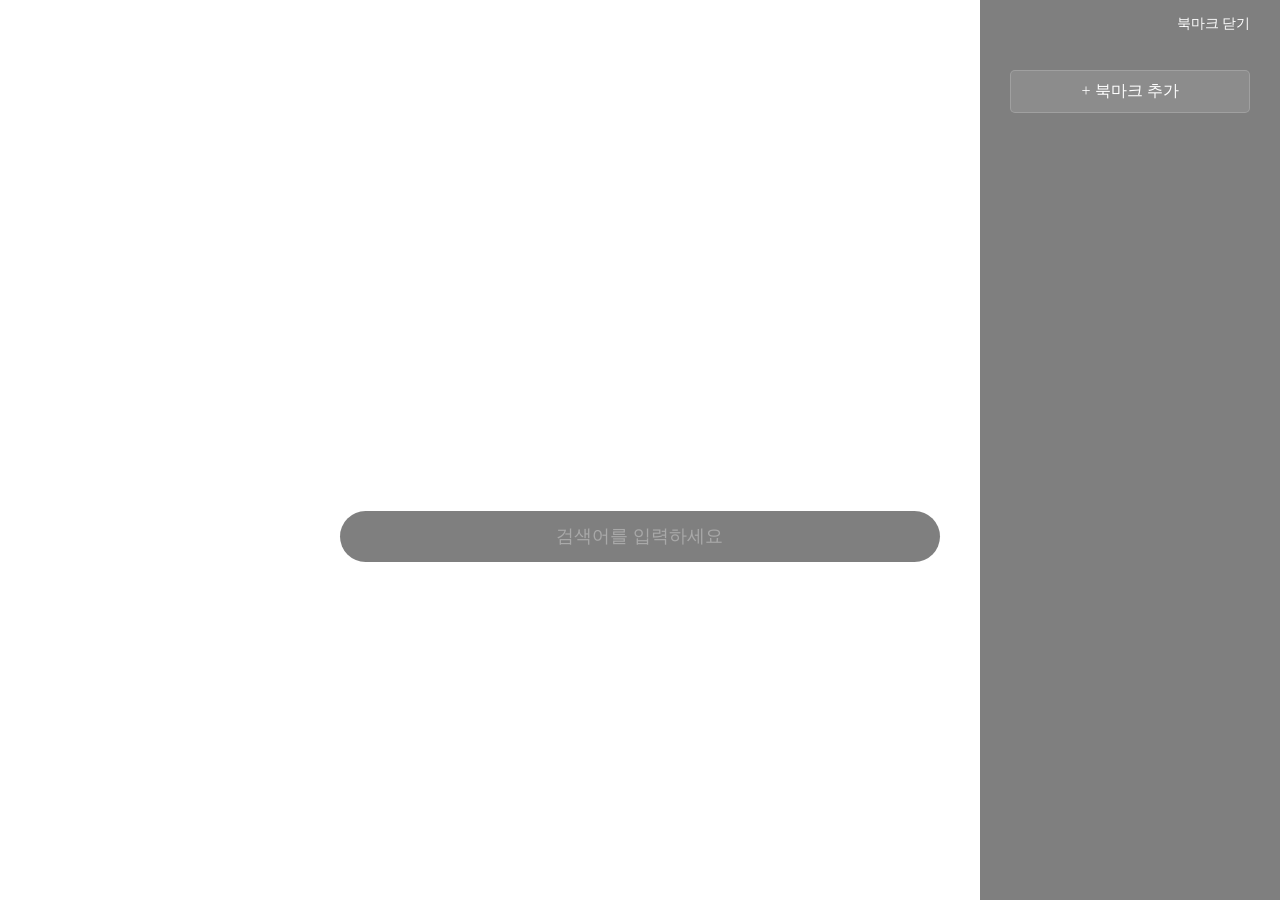
<file: chrome_newtab/index.html>
<!doctype html>
<html lang="ko">
  <head>
    <meta charset="UTF-8" />
    <meta name="viewport" content="width=device-width, initial-scale=1.0" />
    <title>newtab</title>
    <!-- 300 -->
    <link rel="preconnect" href="https://fonts.googleapis.com" />
    <link rel="preconnect" href="https://fonts.gstatic.com" crossorigin />
    <link
      href="https://fonts.googleapis.com/css2?family=Noto+Sans+KR:wght@300&display=swap"
      rel="stylesheet"
    />
    <!-- 400 -->
    <link rel="preconnect" href="https://fonts.googleapis.com" />
    <link rel="preconnect" href="https://fonts.gstatic.com" crossorigin />
    <link
      href="https://fonts.googleapis.com/css2?family=Noto+Sans+KR&display=swap"
      rel="stylesheet"
    />
    <link rel="stylesheet" href="./css/main.css" />
  </head>
  <body>
    <div class="main-container">
      <div class="main-wrapper">
        <div class="today-info">
          <div class="date" id="date"></div>
          <!-- 날짜&요일 -->
          <div class="time" id="time"></div>
          <!-- 현재 시간 -->
        </div>
        <div class="search">
          <input
            id="search-input"
            placeholder="검색어를 입력하세요"
            autocomplete="off"
          />
        </div>
      </div>
      <div class="quote" id="quote"></div>
      <!-- 명언 -->
    </div>
    <div class="bookmark-open" id="bookmark-open">
      <div id="bookmark-open-btn">북마크 닫기</div>
    </div>

    <div class="bookmark-close" id="bookmark-close">
      <div id="bookmark-close-btn">북마크 열기</div>
    </div>

    <div class="bookmark-bar" id="bookmark-bar">
      <!-- 여기 안에 북마크 목록, 추가 버튼, 입력 폼이 다 들어가야 함 -->
      <div class="bookmark-item-add-btn" id="bookmark-item-add-btn">
        + 북마크 추가
      </div>

      <div class="bookmark-item-input-form" id="bookmark-item-input-form">
        <div class="bookmark-input">
          <div class="new-bookmark-name">
            <div class="label">이름</div>
            <input id="new-bookmark-name-input" />
          </div>
          <div class="new-bookmark-url">
            <div class="label">주소</div>
            <input id="new-bookmark-url-input" />
          </div>
        </div>
        <div class="bookmark-item-input-btn">
          <div class="cancel-btn" id="cancel-btn">취소</div>
          <div class="add-btn" id="add-btn">추가</div>
        </div>
      </div>
      <div class="bookmark-list" id="bookmark-list"></div>
    </div>
    <script src="./js/clock.js"></script>
    <script src="./js/search.js"></script>
    <script src="./js/quote.js"></script>
    <script src="./js/bookmark-toggle.js"></script>
    <script src="./js/bookmark.js"></script>
  </body>
</html>
</file>
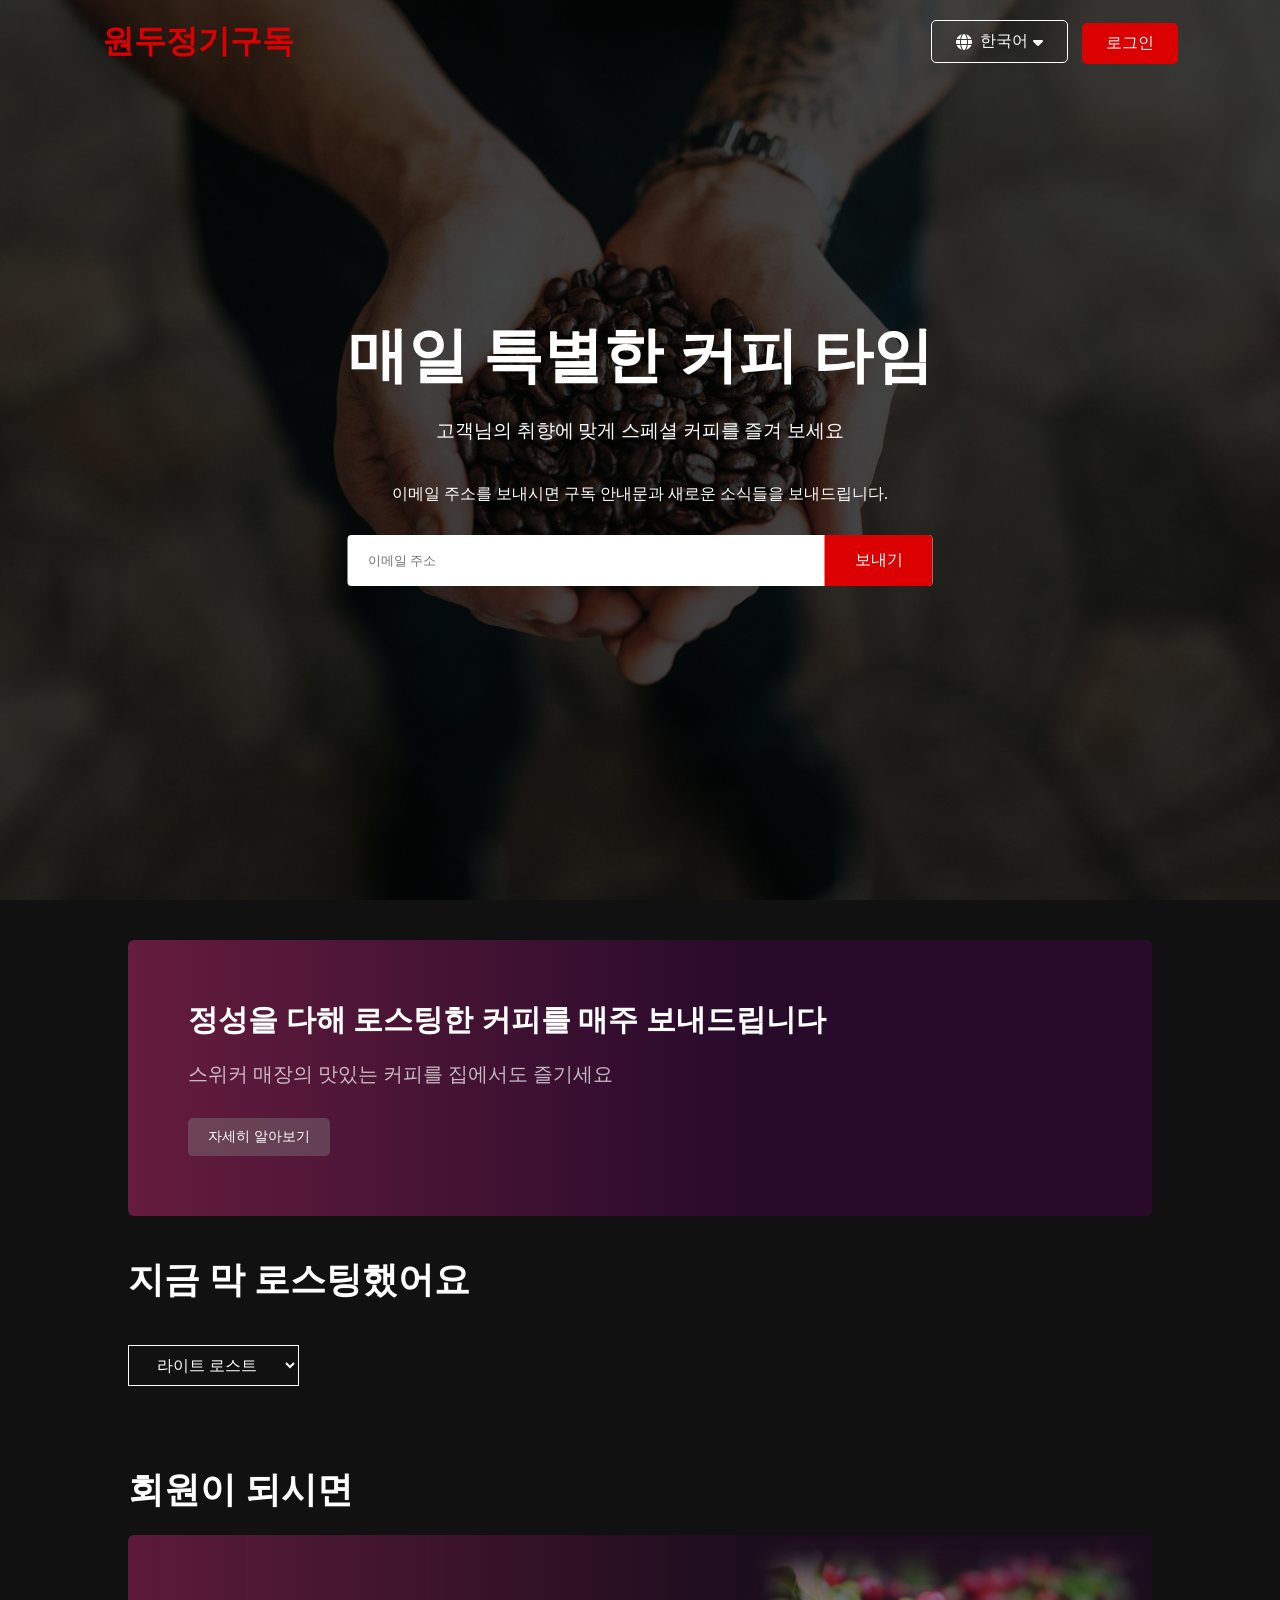
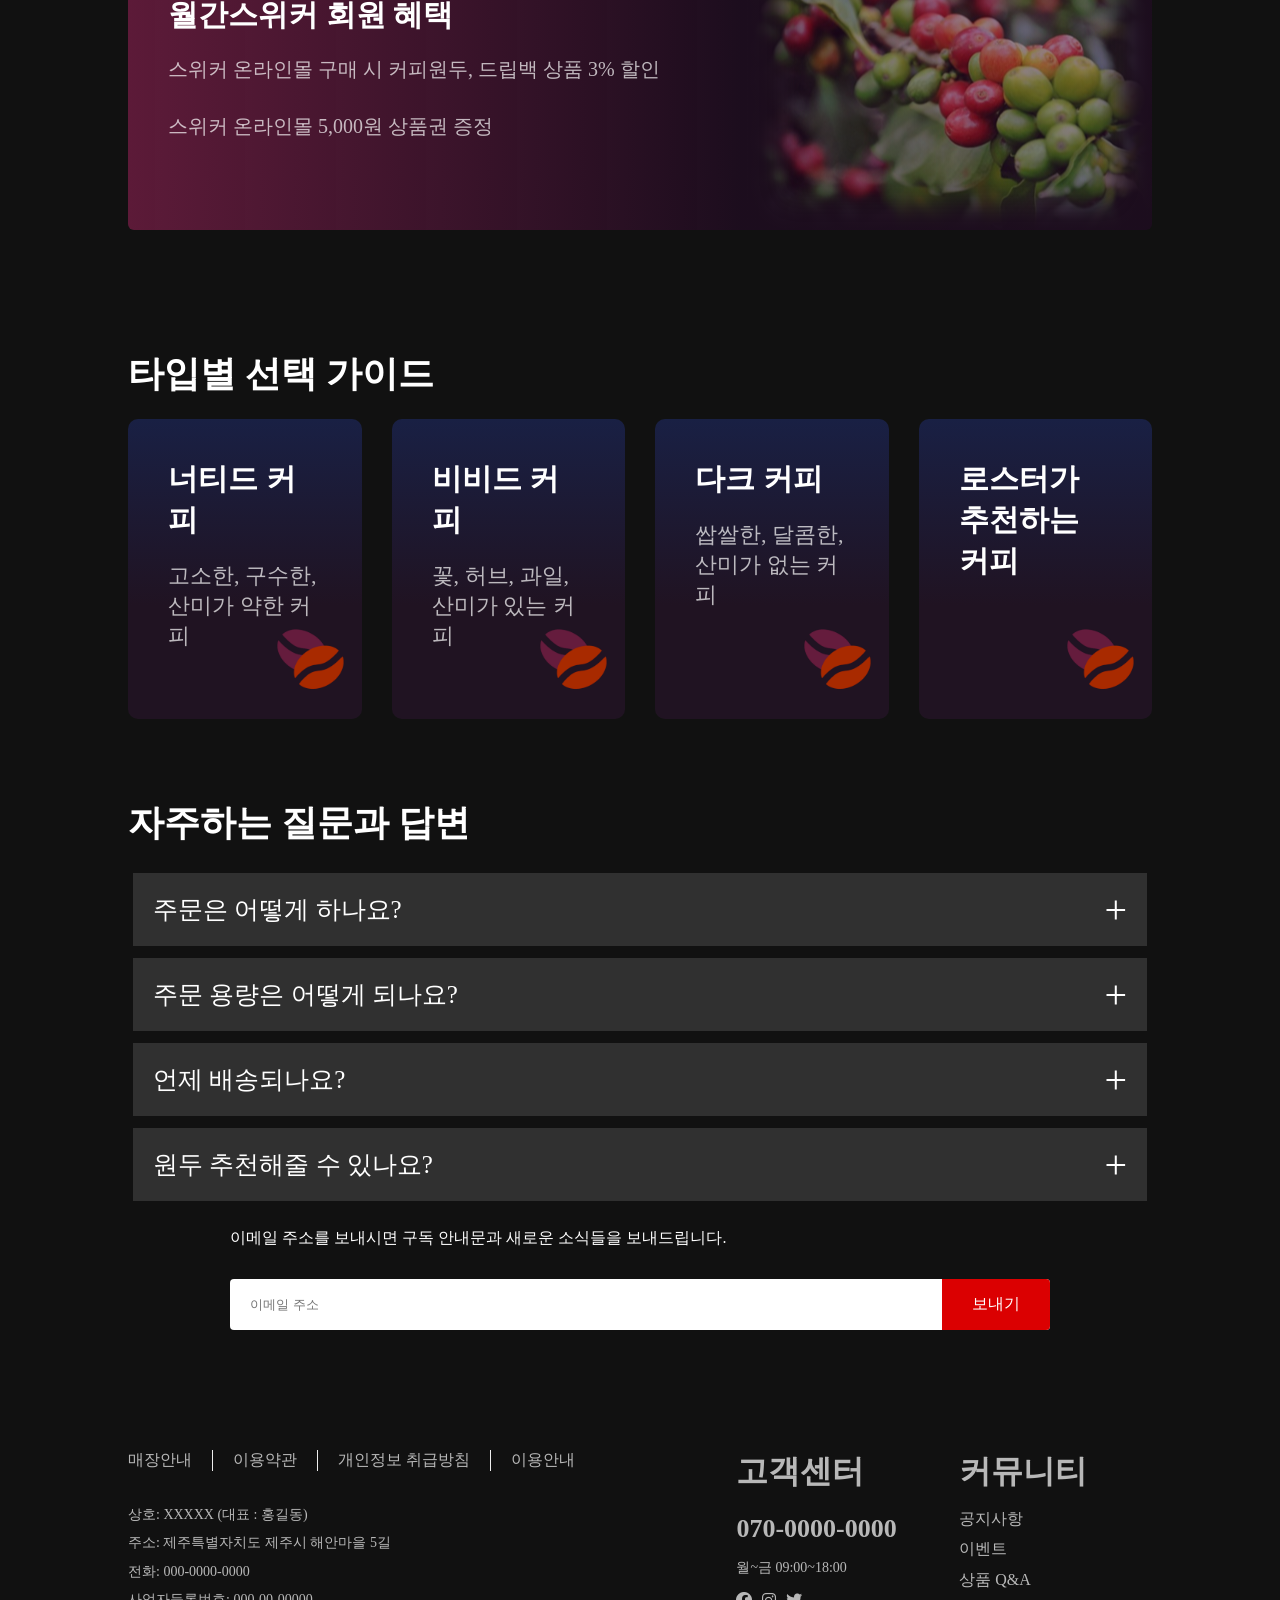
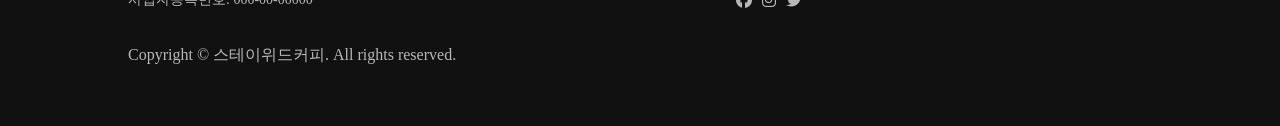
<file: netflix-clone-coffee-subscription/index.html>
<!doctype html>
<html lang="ko">
  <head>
    <meta charset="UTF-8" />
    <meta name="viewport" content="width=device-width, initial-scale=1.0" />
    <title>원두정기구독</title>
    <link
      rel="stylesheet"
      href="https://cdnjs.cloudflare.com/ajax/libs/font-awesome/6.5.1/css/all.min.css"
      integrity="sha512-DTOQO9RWCH3ppGqcWaEA1BIZOC6xxalwEsw9c2QQeAIftl+Vegovlnee1c9QX4TctnWMn13TZye+giMm8e2LwA=="
      crossorigin="anonymous"
      referrerpolicy="no-referrer"
    />
    <link rel="stylesheet" href="style.css" />
  </head>
  <body>
    <!-- 헤더 -->
    <header>
      <nav>
        <h1 class="logo">원두정기구독</h1>
        <div>
          <button class="lang">
            <i class="fa-solid fa-globe"></i>한국어
            <i class="fa-solid fa-caret-down"></i>
          </button>
          <button>로그인</button>
        </div>
      </nav>
      <div class="header-content">
        <h2>매일 특별한 커피 타임</h2>
        <h3>고객님의 취향에 맞게 스페셜 커피를 즐겨 보세요</h3>
        <p>
          이메일 주소를 보내시면 구독 안내문과 새로운 소식들을 보내드립니다.
        </p>
        <form class="add-email">
          <input type="email" placeholder="이메일 주소" required />
          <!-- required는 필수 입력 필드임을 나타냅니다. 사용자가 이메일 주소를 입력하지 않고 제출하려고 하면 브라우저가 경고 메시지를 표시하고 제출을 막습니다.-->
          <button type="submit">보내기</button>
        </form>
      </div>
    </header>

    <!-- 배너 -->
    <section id="banner">
      <div class="banner-content">
        <h3>정성을 다해 로스팅한 커피를 매주 보내드립니다</h3>
        <p>스위커 매장의 맛있는 커피를 집에서도 즐기세요</p>
        <button>자세히 알아보기</button>
      </div>
      <h2>지금 막 로스팅했어요</h2>
      <select class="select-menu">
        <option value="light">라이트 로스트</option>
        <option value="medium">미디엄 로스트</option>
        <option value="dark">다크 로스트</option>
      </select>
    </section>

    <!-- 멤버십 -->
    <section id="membership">
      <h2>회원이 되시면</h2>
      <div class="membership-content">
        <h3>월간스위커 회원 혜택</h3>
        <p>스위커 온라인몰 구매 시 커피원두, 드립백 상품 3% 할인</p>
        <p>스위커 온라인몰 5,000원 상품권 증정</p>
      </div>
    </section>

    <section id="choice">
      <h2>타입별 선택 가이드</h2>
      <div class="choice-content">
        <div class="card">
          <h3>너티드 커피</h3>
          <p>고소한, 구수한, 산미가 약한 커피</p>
          <div class="bean-img">
            <img src="images/beans.png" alt="" />
          </div>
        </div>
        <div class="card">
          <h3>비비드 커피</h3>
          <p>꽃, 허브, 과일, 산미가 있는 커피</p>
          <div class="bean-img">
            <img src="images/beans.png" alt="" />
          </div>
        </div>
        <div class="card">
          <h3>다크 커피</h3>
          <p>쌉쌀한, 달콤한, 산미가 없는 커피</p>
          <div class="bean-img">
            <img src="images/beans.png" alt="" />
          </div>
        </div>
        <div class="card">
          <h3>로스터가 추천하는 커피</h3>
          <div class="bean-img">
            <img src="images/beans.png" alt="" />
          </div>
        </div>
      </div>
    </section>

    <!-- FAQ -->
    <section id="faq">
      <h2>자주하는 질문과 답변</h2>
      <ul class="accordion">
        <li>
          <input type="radio" name="accordion" id="first" />
          <label for="first">주문은 어떻게 하나요?</label>
          <div class="content">
            <p>
              스위커 온라인몰에서 주문하셔도 되고, 000-0000-0000으로 전화해서
              궁금한 것들을 확인한 후 주문하셔도 됩니다.
            </p>
          </div>
        </li>
        <li>
          <input type="radio" name="accordion" id="second" />
          <label for="second">주문 용량은 어떻게 되나요?</label>
          <div class="content">
            <p>
              고객님의 취향에 맞는 커피를 매주 또는 격주로 배송합니다. 주문
              용량은 원두별로 100g씩, 200g씩 필요한 양을 주문하시면 됩니다.
            </p>
            <p>
              같은 종류의 커피로 200g을 주문할 수도 있고, 다른 종류의 커피로
              100g씩 2개를 주문하셔도 됩니다.
            </p>
            <p>
              홈카페를 위한 100g, 200g 포장과 오피스 카페를 위한 500g, 1kg
              포장이 있습니다.
            </p>
          </div>
        </li>
        <li>
          <input type="radio" name="accordion" id="third" />
          <label for="third">언제 배송되나요?</label>
          <div class="content">
            <p>
              매주 목요일에 배송 출발합니다. 제주도내는 금요일에 받을 수 있고
              도외는 토요일에 받으실 수 있습니다.
            </p>
            <p>
              단, 목요일이 공휴일이거나 택배 물량이 몰리는 시즌일 경우 하루이틀
              조정될 수 있습니다.
            </p>
          </div>
        </li>
        <li>
          <input type="radio" name="accordion" id="fourth" />
          <label for="fourth">원두 추천해줄 수 있나요?</label>
          <div class="content">
            <p>
              '로스터가 추천하는 커피'를 선택하시면 고객님과 상담 후 고객님께
              맞는 제품으로 매주 혹은 격주로 배송해드립니다.
            </p>
            <p>
              그 외에 특별히 원하는 원두가 있을 경우 000-0000-0000으로
              전화주시면 도와드리겠습니다.
            </p>
          </div>
        </li>
      </ul>
      <div class="newsletter">
        <p>
          이메일 주소를 보내시면 구독 안내문과 새로운 소식들을 보내드립니다.
        </p>
        <form class="add-email">
          <input type="email" placeholder="이메일 주소" required />
          <!-- required는 필수 입력 필드임을 나타냅니다. 사용자가 이메일 주소를 입력하지 않고 제출하려고 하면 브라우저가 경고 메시지를 표시하고 제출을 막습니다.-->
          <button type="submit">보내기</button>
        </form>
      </div>
    </section>
    <footer>
      <div class="footer-content">
        <div class="col left">
          <ul class="footer-nav">
            <li><a href="#">매장안내</a></li>
            <li><a href="#">이용약관</a></li>
            <li><a href="#">개인정보 취급방침</a></li>
            <li><a href="#">이용안내</a></li>
          </ul>
          <div class="footer-info">
            <p>상호: XXXXX (대표 : 홍길동)</p>
            <p>주소: 제주특별자치도 제주시 해안마을 5길</p>
            <p>전화: 000-0000-0000</p>
            <p>사업자등록번호: 000-00-00000</p>
          </div>
        </div>
        <div class="col center">
          <h2>고객센터</h2>
          <h3>070-0000-0000</h3>
          <p>월~금 09:00~18:00</p>
          <ul class="socials">
            <li>
              <a href="#"><i class="fa-brands fa-facebook"></i></a>
            </li>
            <li>
              <a href="#"><i class="fa-brands fa-instagram"></i></a>
            </li>
            <li>
              <a href="#"><i class="fa-brands fa-twitter"></i></a>
            </li>
          </ul>
        </div>
        <div class="col right">
          <h2>커뮤니티</h2>
          <p><a href="#">공지사항</a></p>
          <p><a href="#">이벤트</a></p>
          <p><a href="#">상품 Q&A</a></p>
        </div>
      </div>
      <div class="copyright">
        <p>Copyright &copy; 스테이위드커피. All rights reserved.</p>
      </div>
    </footer>
  </body>
</html>
</file>
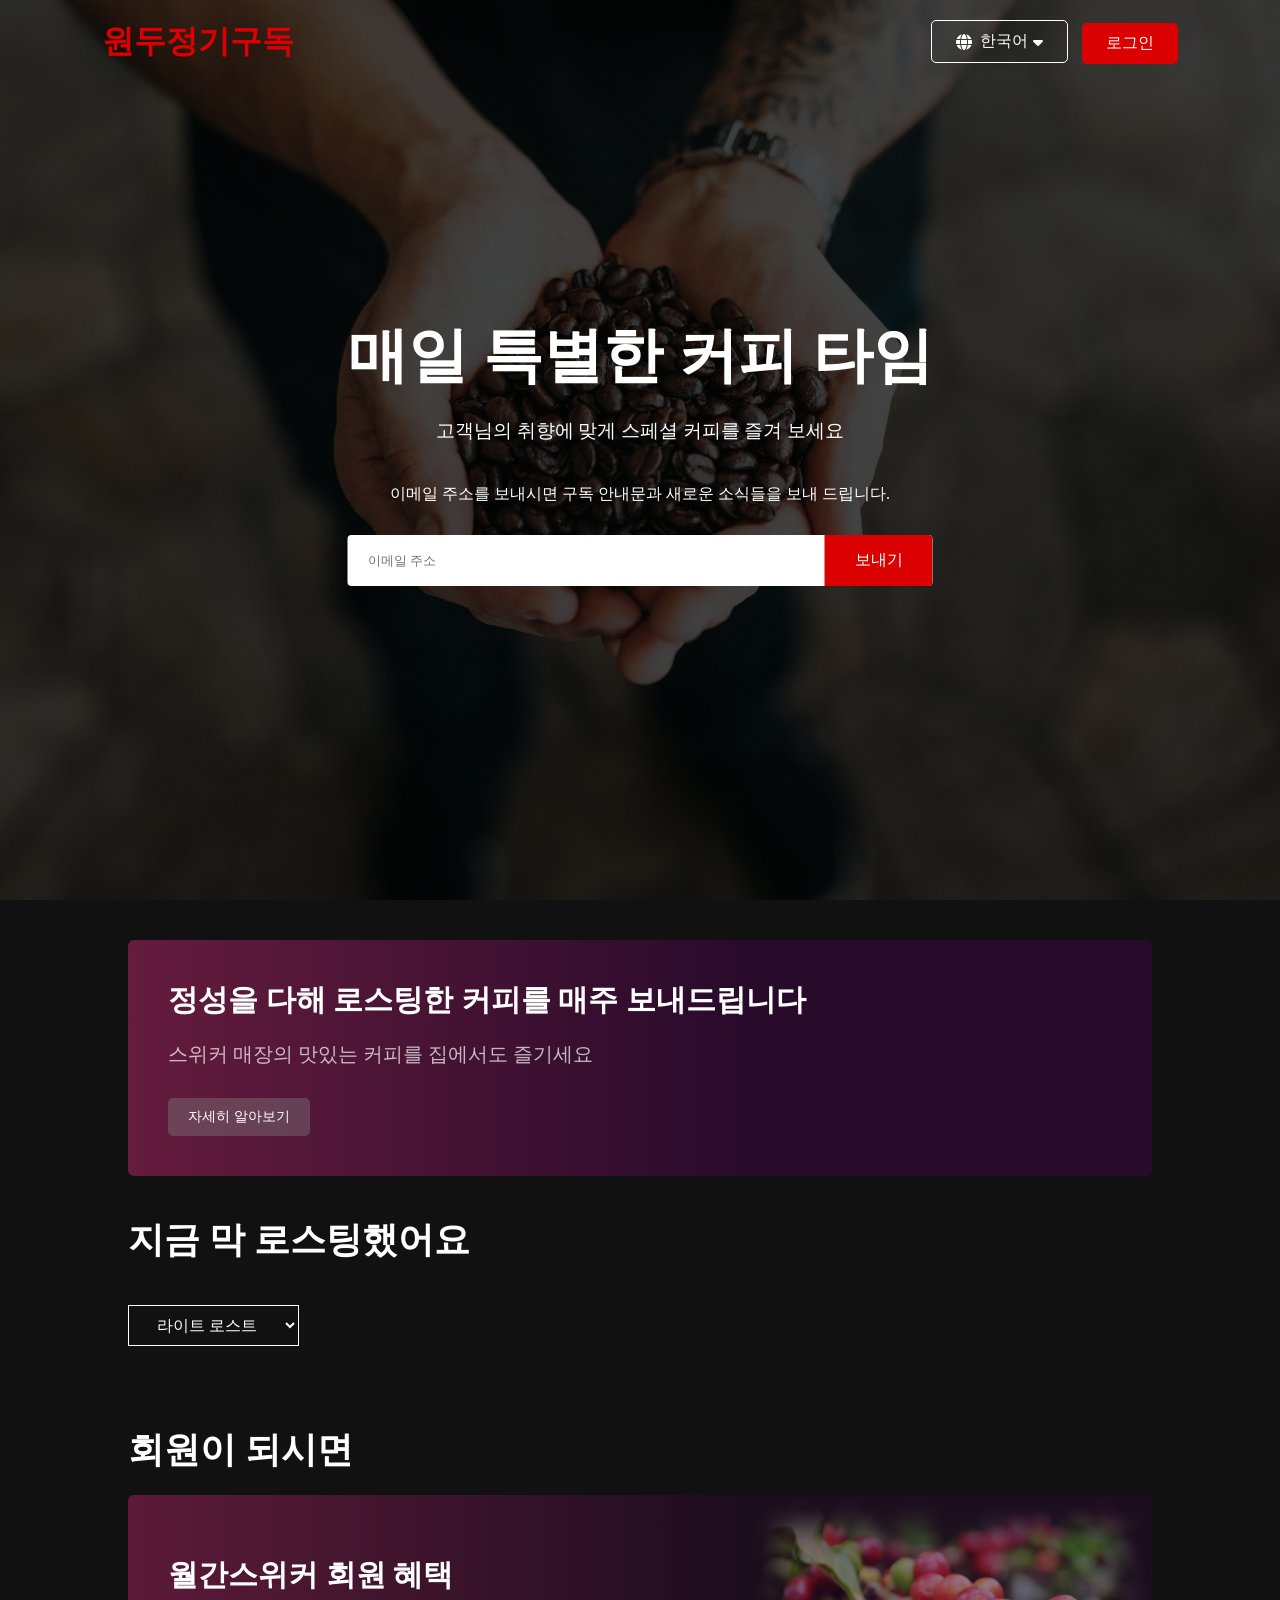
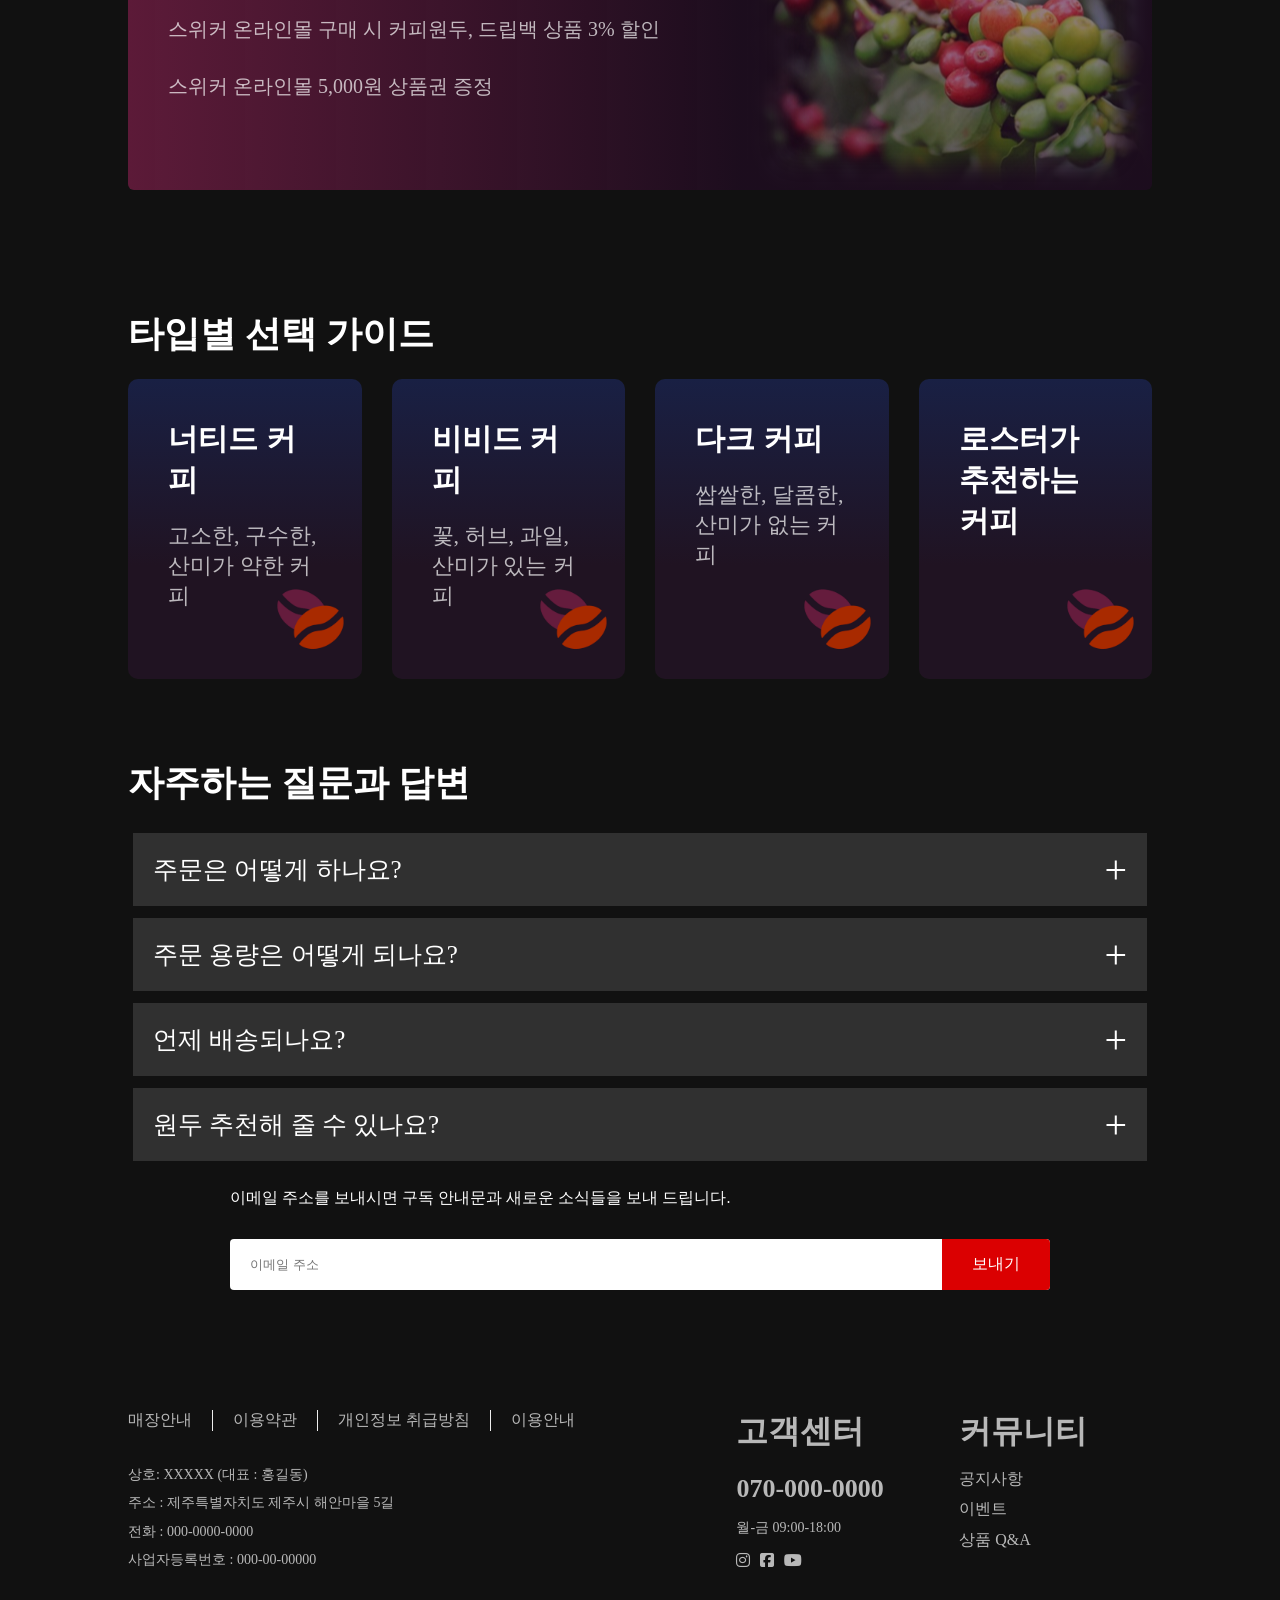
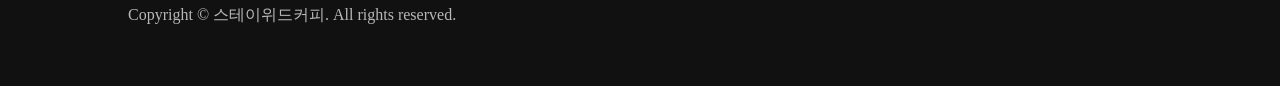
<file: netflix-clone-coffee-subscription/pr/results/index.html>
<!DOCTYPE html>
<html lang="ko">
<head>
  <meta charset="UTF-8">
  <meta name="viewport" content="width=device-width, initial-scale=1.0">
  <title>원두 정기 구독</title>
  <link rel="stylesheet" href="https://cdnjs.cloudflare.com/ajax/libs/font-awesome/6.5.1/css/all.min.css" integrity="sha512-DTOQO9RWCH3ppGqcWaEA1BIZOC6xxalwEsw9c2QQeAIftl+Vegovlnee1c9QX4TctnWMn13TZye+giMm8e2LwA==" crossorigin="anonymous" referrerpolicy="no-referrer" />
  <link rel="stylesheet" href="style.css">
</head>
<body>
  <!-- 헤더 -->
  <header>
    <nav>
      <h1 class="logo">원두정기구독</h1>
      <div>
        <button class="lang"><i class="fa-solid fa-globe"></i>한국어 <i class="fa-solid fa-caret-down"></i></button>
        <button>로그인</button>
      </div>
    </nav>
    <div class="header-content">
      <h2>매일 특별한 커피 타임</h2>
      <h3>고객님의 취향에 맞게 스페셜 커피를 즐겨 보세요</h3>
      <p>이메일 주소를 보내시면 구독 안내문과 새로운 소식들을 보내 드립니다.</p>
      <form class="add-email">
        <input type="email" placeholder="이메일 주소" required>
        <button type="submit">보내기</button>
      </form>
    </div>
  </header>

  <!-- 배너 -->
  <section id="banner">
    <div class="banner-content">
      <h3>정성을 다해 로스팅한 커피를 매주 보내드립니다</h3>
      <p>스위커 매장의 맛있는 커피를 집에서도 즐기세요</p>
      <button>자세히 알아보기</button>
    </div>
    <h2>지금 막 로스팅했어요</h2>
    <select class="select-menu">
      <option value="light">라이트 로스트</option>
      <option value="medium">미디엄 로스트</option>
      <option value="dark">다크 로스트</option>
    </select>
  </section>

  <!-- 멤버십 -->
  <section id="membership">
    <h2>회원이 되시면</h2>
    <div class="membership-content">
      <h3>월간스위커 회원 혜택</h3>
      <p>스위커 온라인몰 구매 시 커피원두, 드립백 상품 3% 할인</p>
      <p>스위커 온라인몰 5,000원 상품권 증정</p>
    </div>
  </section>  

  <!-- 선택 가이드 -->
  <section id="choice">
    <h2>타입별 선택 가이드</h2>
    <div class="choice-content">
      <div class="card">
       <h3>너티드 커피</h3> 
       <p>고소한, 구수한, 산미가 약한 커피</p>   
       <div class="bean-img">
        <img src="images/beans.png" alt="">
       </div>    
      </div>
      <div class="card">
        <h3>비비드 커피</h3> 
        <p>꽃, 허브, 과일, 산미가 있는 커피</p>
        <div class="bean-img">
          <img src="images/beans.png" alt="">
         </div>  
      </div>
      <div class="card">
        <h3>다크 커피</h3> 
        <p>쌉쌀한, 달콤한, 산미가 없는 커피</p>
        <div class="bean-img">
          <img src="images/beans.png" alt="">
         </div>  
      </div>
      <div class="card">
        <h3>로스터가 추천하는 커피</h3>     
        <div class="bean-img">
          <img src="images/beans.png" alt="">
         </div>  
      </div>
    </div>
  </section>  

  <!-- FAQ -->
  <section id="faq">
    <h2>자주하는 질문과 답변</h2>
    <ul class="accordion">
      <li>
        <input type="radio" name="accordion" id="first">
        <label for="first">주문은 어떻게 하나요?</label>
        <div class="content">          
          <p>스위커 온라인몰에서 주문하셔도 되고, 000-0000-0000d으로 전화해서 궁금한 것들을 확인한 후 주문하셔도 됩니다.</p>
        </div>
      </li>
      <li>
        <input type="radio" name="accordion" id="second">
        <label for="second">주문 용량은 어떻게 되나요?</label>
        <div class="content">
          <p>고객님의 취향에 맞는 커피를 매주 또는 격주로 배송합니다. 주문 용량은 원두별로 100g씩, 200g씩 필요한 양을 주문하시면 됩니다. </p>
          <p>같은 종류의 커피로 200g을 주문할 수도 있고, 다른 종류의 커피로 100g씩 2개를 주문하셔도 됩니다.</p>
          <p>홈카페를 위한 100g, 200g 포장과 오피스카페를 위한 500g, 1kg 포장이 있습니다. </p>
        </div>
      </li>
      <li>
        <input type="radio" name="accordion" id="third">
        <label for="third">언제 배송되나요?</label>
        <div class="content">
          <p>매주 목요일에 배송 출발합니다. 제주도내는 금요일에 받으실 수 있고 도외는 토요일에 받으실 수 있습니다. </p>
          <p>단, 목요일이 공휴일이거나 택배 물량이 몰리는 시즌일 경우 하루 이틀 조정될 수 있습니다.</p>
        </div>
      </li>
      <li>
        <input type="radio" name="accordion" id="fourth">
        <label for="fourth">원두 추천해 줄 수 있나요?</label>
        <div class="content">
          <p>'로스터가 추천하는 커피'를 선택하시면 고객님과 상담 후 고객님께 맞는 제품으로 매주 혹은 격주로 배송해 드립니다. </p>
          <p>그 외에 특별히 원하는 원두가 있을 경우 000-0000-0000으로 전화주시면 도와드리겠습니다.</p>
        </div>
      </li>
    </ul>
    <div class="newsletter">
      <p>이메일 주소를 보내시면 구독 안내문과 새로운 소식들을 보내 드립니다.</p>
      <form class="add-email">
        <input type="email" placeholder="이메일 주소" required>
        <button type="submit">보내기</button>
      </form>      
    </div>
  </section>  

  <!-- 푸터 -->
  <footer>
    <div class="footer-content">
      <div class="col left">
        <ul class="footer-nav">
          <li><a href="#">매장안내</a></li>
          <li><a href="#">이용약관</a></li>
          <li><a href="#">개인정보 취급방침</a></li>
          <li><a href="#">이용안내</a></li>
        </ul>
        <div class="footer-info">
          <p>상호: XXXXX (대표 : 홍길동)</p>
          <p>주소 : 제주특별자치도 제주시 해안마을 5길 </p>
          <p>전화 : 000-0000-0000</p>
          <p>사업자등록번호 : 000-00-00000</p>
        </div>
      </div>
      <div class="col center">
        <h2>고객센터</h2>
        <h3>070-000-0000</h3>
        <p>월-금 09:00-18:00</p>
        <ul class="socials">
          <li><a href="#"><i class="fa-brands fa-instagram"></i></a></li>
          <li><a href="#"><i class="fa-brands fa-square-facebook"></i></a></li>
          <li><a href="#"><i class="fa-brands fa-youtube"></i></a></li>
        </ul>
      </div>
      <div class="col right">
        <h2>커뮤니티</h2>
        <p><a href="#">공지사항</a></p>
        <p><a href="#">이벤트</a></p>
        <p><a href="#">상품 Q&A</a></p>
      </div>
    </div>
    <div class="copyright">
      <p>Copyright &copy; 스테이위드커피. All rights reserved.</p>
    </div>

  </footer>  
</body>
</html>
</file>
<file: chrome_newtab/css/main.css>
:root {
  --xlarge: 170px;
  --large: 28px;
  --medium: 18px;
  --small: 16px;
  --xsmall: 14px;
  --xxsmall: 10px;
}

body {
  margin: 0 auto;
  width: 100%;
  background-image: url("https://images.unsplash.com/photo-1597571063304-81f081944ee8?q=80&w=1036&auto=format&fit=crop&ixlib=rb-4.1.0&ixid=M3wxMjA3fDB8MHxwaG90by1wYWdlfHx8fGVufDB8fHx8fA%3D%3D");
  background-repeat: no-repeat;
  background-attachment: fixed;
  background-position: center;
  background-size: cover;
  color: white;
}

.noto-sans-kr {
  font-family: "Noto Sans KR", sans-serif;
  font-optical-sizing: auto;
  font-weight: 400;
  font-style: normal;
}

.main-container {
  display: flex;
  justify-content: center;
  align-items: center;
  height: 100vh;
  position: relative;
}

.main-container .main-wrapper {
  text-align: center;
  position: fixed;
}

.main-wrapper .date {
  font-size: var(--large);
  font-weight: 400;
}

.main-wrapper .time {
  font-size: var(--xlarge);
  font-weight: 400;
  margin: -35px;
}

.main-wrapper .search {
  display: flex;
  justify-content: center;
}

.search #search-input {
  width: 600px;
  background-color: rgba(0, 0, 0, 0.5);
  color: white;
  font-size: var(--medium);
  padding: 15px 0px;
  border-radius: 30px;
  border: 0px;
  text-align: center;
  margin-top: 10px;
}

.search #search-input::placeholder {
  color: rgb(169, 169, 169);
  font-size: var(--medium);
}

.quote {
  font-size: var(--small);
  position: fixed;
  bottom: 0;
  max-width: 800px;
  padding: 0 10px;
  margin-bottom: 20px;
  font-weight: 300;
  text-align: center;
}

.bookmark-open {
  width: 240px;
  padding: 15px 30px;
  font-size: var(--xsmall);
  height: 20px;
  position: absolute;
  top: 0;
  right: 0;
  display: flex;
  justify-content: flex-end;
  color: white;
  background-color: rgba(0, 0, 0, 0.5);
}

.bookmark-close {
  width: 240px;
  padding: 15px 30px;
  font-size: var(--xsmall);
  height: 20px;
  position: absolute;
  top: 0;
  right: 0;
  display: flex;
  justify-content: flex-end;
  color: white;
}

.bookmark-close div {
  cursor: pointer;
}

.bookmark-open div {
  cursor: pointer;
}

.bookmark-bar {
  width: 240px;
  background-color: rgba(0, 0, 0, 0.5);
  position: absolute;
  top: 50px;
  right: 0px;
  min-height: calc(100vh - 70px);
  padding: 10px 30px;
  color: white;
}

.bookmark-item-add-btn {
  padding: 10px;
  font-size: var(--small);
  cursor: pointer;
  display: flex;
  justify-content: center;
  border-radius: 5px;
  background-color: rgba(255, 255, 255, 0.1);
  border: rgba(241, 241, 241, 0.2) 0.5px solid;
  margin-bottom: 35px;
  margin-top: 10px;
}

.bookmark-item-add-btn:hover {
  background-color: rgba(255, 255, 255, 0.2);
}

.bookmark-item-input-form {
  border-radius: 5px;
  background-color: rgba(255, 255, 255, 0.1);
  border: rgba(241, 241, 241, 0.2) 0.5px solid;
  padding: 12px;
  margin-top: 20px;
  margin-bottom: 20px;
}

.bookmark-item-input-form .bookmark-input {
  margin-bottom: 12px;
}

.bookmark-item-input-form .bookmark-input .label {
  margin-bottom: 3px;
  font-size: var(--xsmall);
}

.bookmark-item-input-form .bookmark-input input {
  width: 200px;
  height: 20px;
  border-radius: 5px;
  margin: 5px;
}

.bookmark-item-input-btn {
  display: flex;
  justify-content: space-between;
  font-size: var(--xsmall);
  margin-top: 5px;
}

.bookmark-item-input-btn div {
  padding: 5px 35px;
  border-radius: 5px;
  border: rgba(241, 241, 241, 0.2) 0.5px solid;
  cursor: pointer;
}

.bookmark-item-input-btn div:hover {
  background-color: rgba(255, 255, 255, 0.2);
}

.bookmark-list a {
  color: white;
  display: flex;
  text-decoration: none;
}

.bookmark-list .url-icon {
  margin-right: 8px;
}

.url-icon img {
  vertical-align: middle;
}

.bookmark-list .bookmark-item {
  border-radius: 5px;
  background-color: rgba(255, 255, 255, 0.1);
  border: rgba(241, 241, 241, 0.2) 0.5px solid;
  font-size: var(--small);
  padding: 15px;
  margin-bottom: 15px;
  display: flex;
  justify-content: space-between;
  align-items: center;
}

.bookmark-item .del-btn {
  color: lightgray;
  vertical-align: center;
  font-size: var(--xxsmall);
  cursor: pointer;
}
</file>
<file: netflix-clone-coffee-subscription/style.css>
/* CSS 리셋 */
* {
  margin: 0;
  padding: 0;
  box-sizing: border-box;
}

/* 전체 적용 */
body {
  background-color: #111; /* 배경색 */
  color: #fff; /* 글자색 */
}

section {
  padding: 40px 10%;
}
section h2 {
  font-size: 36px;
  margin-bottom: 20px;
}
section h3 {
  font-size : 30px;
  font-weight: 600;
  margin-bottom: 20px;
}

/* 헤더영역 */
header {
  width: 100%;
  height: 100vh; /* 뷰포트 높이 */
  background: linear-gradient(rgba(0, 0, 0, 0.7), rgba(0, 0, 0, 0.7)),url(images/header-bg.jpg) center no-repeat;
  background-size: cover;
  padding: 10px 8%; /* 상하 10px, 좌우 8% */
  position: relative;
}

nav {
  display: flex;
  justify-content: space-between; /* 가로 정렬 */
  align-items: center; /* 세로 정렬 */
  padding: 10px 0;
}

nav .logo {
  font-size: 32px;
  color: #db0001;
  cursor: pointer;
}

nav button {
  border: 0;
  outline: 0;
  border-radius: 5px;
  background-color: #db0001;
  color: #fff;
  padding: 10px 24px;
  margin-left: 10px;
  font-size: 16px;
  cursor: pointer;
}

.lang {
  display: inline-flex;
  align-items: center;
  border: 1px solid #fff;
  background-color: transparent; /* 배경색 투명 */
}
.lang i:nth-child(1) {
  margin-right: 8px;
}
.lang i:nth-child(2) {
  margin-left: 5px;
}

.header-content {
  position: absolute;
  left: 50%;
  top: 50%;
  transform: translate(-50%, -50%); /* 수직, 수평 가운데 정렬 */
  text-align: center;
}
.header-content h2 {
  font-size: 60px;
  line-height: 1.4;
  font-weight: 600;
  max-width: 650px;
  margin-bottom: 20px;
}

.header-content h3 {
  font-weight: 400;
  margin-bottom: 40px;
}

.add-email {
  background-color: #fff;
  border-radius: 4px;
  margin-top: 30px; /*위쪽으로 밀림*/
  display: flex;
  align-items: center;
  overflow: hidden; /*부모 박스 모서리를 둥글게 하고, 안쪽 내용도 그 둥근 모서리 안에 맞춰 잘라줌*/
}

.add-email input {
  border: 0;
  outline: 0;
  flex: 1;
  margin-left: 20px;
}

.add-email button {
  border: 0;
  background-color: #db0001;
  color: #fff;
  font-size: 16px;
  padding: 15px 30px;
  cursor: pointer;
}

/* 반응형 (헤더) */
@media only screen and (max-width: 768px) {
  .logo {
    font-size: 20px;
  }
  nav button {
    padding: 5px 10px;
  }
  .lang {
    padding: 4px 8px;
  }
  .header-content {
    position: unset; /* 절대 위치 해제 */
    transform: none; /* 변환 효과 해제 */
    padding-top: 150px; /* 상단 여백 추가 */
  }
  .header-content h2 {
    font-size: 48px;
    line-height: 50px;
  }
  .header-content h3 {
    font-size: 20px;
  }
  .add-email button {
    font-size: 12px;
    padding: 10px 15px;
  }
}

/* 배너영역 */
.banner-content {
  border-radius: 6px;
  background : linear-gradient(to right, #651c3d 0%, #280a2b 60%);
  padding: 60px;
  margin-bottom: 40px;
}

#banner p {
  font-size: 20px;
  color: rgba(255, 255, 255, 0.7);
  margin-bottom: 30px;
}

#banner button {
  border: 0;
  outline: 0;
  border-radius: 5px;
  background: rgba(128, 128, 128, 0.4);
  padding: 10px 20px;
  color: #fff;
  font-size: 14px;
  font-weight: 500;
  cursor: pointer;
}

.select-menu {
  border: 1px solid #fff;
  background-color: transparent; /*투명*/
  color: #fff;
  padding: 10px 24px;
  margin-top: 20px;
  font-size: 16px;
}

.select-menu option {
  background-color: #2b2b2b;
  color: #fff;
}

/* 멤버십 영역 */
.membership-content {
  border-radius: 6px;
  background: linear-gradient(to right, rgb(101, 28, 61, 0.9) 0%, rgba(40, 10, 43, 0.5) 60%), url(images/membership-bg.png) no-repeat right center;
  padding: 60px 40px;
  margin-bottom: 40px;
}

.membership-content p {
  font-size: 20px;
  color: rgba(255, 255, 255, 0.7);
  margin-bottom: 30px;
}

/* 선택 가이드 영역 */
#choice p {
  font-size: 22px;
  color: rgba(255, 255, 255, 0.7);
  margin-bottom: 30px;
}

.choice-content {
  display: flex;
  flex-wrap: wrap;
  align-items: center;
  gap: 30px;
}

.card {
  flex: 1;
  border: 0;
  outline: 0;
  border-radius: 10px;
  background: linear-gradient(to bottom, rgba(25,32,68,1) 0%, rgba(32,19,34,1) 62%);
  padding: 40px;
  height: 300px;
  position:relative;
}

.bean-img {
  width: 80px;
  position: absolute;
  bottom: 20px;
  right: 10px;
}

.bean-img img {
  width: 100%;
  height: auto;
}

/* 반응형 (선택 가이드 영역) */
@media only screen and (max-width: 768px) {
  .card {
    flex-basis: 100%;
  }
}
@media only screen and (min-width: 769px) and (max-width: 1220px) {
  .card {
    flex-basis: calc(50% - 15px);
  }
}

/* FAQ 영역 */
.faq .accordion {
  width: 100%;
  max-width: 750px;
  margin: 60px auto;
}

.accordion li {
  list-style: none;
  width: 100%;
  padding: 5px;
}

.accordion li label {
  display: flex;
  align-items: center;
  padding: 20px;
  font-size: 25px;
  font-weight: 500;
  background: #303030;
  margin-bottom: 2px;
  cursor: pointer;
  position: relative;
}

.accordion li label::after {
  content: '\2b';
  font-size: 40px;
  position: absolute;
  right: 20px;
  transition: 0.5s;

}

.accordion input[type="radio"]  {
  display: none;
}

.accordion .content {
  background: #3b3b3b;
  font-size: 22px;
  line-height: 1.6;
  text-align: left;
  padding: 0 20px;
  max-height: 0;
  overflow: hidden;
}

.accordion input[type="radio"]:checked + label + .content {
  max-height: 600px;
  padding: 30px 20px;
}

.accordion input[type="radio"]:checked + label::after {
  transform: rotate(-135deg);
}

.newsletter {
  padding: 20px 10%;
}

/* 푸터 영역 */
footer {
  padding: 60px 10%;
}
.footer-content {
  display: flex;
  justify-content: space-between;
  align-items: start;
  gap: 30px;
}

.footer-content a {
  color: rgba(255, 255, 255,0.7);
  font-size: 16px;
  text-decoration: none;
}

.left {
  flex-basis: 60%;
}

.center,
.right {
  flex-basis: 20%;
  vertical-align: top;
}

.col h2 {
  color: rgba(255, 255, 255, 0.7);
  font-size: 32px;
  margin-bottom: 20px;
}

.col h3 {
  color: rgba(255, 255, 255, 0.7);
  font-size: 26px;
  margin-bottom: 20px;
}

.footer-nav {
  display: flex;
  justify-content: start;
  align-items: center;
  gap: 20px;
  list-style: none;
  margin-bottom: 40px;
}

.footer-nav li:not(:last-child) {
  padding-right: 20px;
  border-right: 1px solid #eee;
}
.footer-info {
  margin-top: 20px;
  color: rgba(255, 255, 255, 0.7);
}

.socials {
  display: flex;
  justify-content: start;
  align-items: center;
  gap: 10px;
  list-style: none;
}

.socials a {
  color: rgba(255, 255, 255, 0.7);
  font-size: 16px;
}

.copyright {
  margin-top: 20px;
  color: rgba(255, 255, 255, 0.7);
  font-size: 16px;
}

.footer-content p {
  font-size: 14px;
  line-height: 0.6;
  color: rgba(255, 255, 255, 0.7);
  margin-bottom: 20px;
}

/* 반응형 (푸터) */
@media only screen and (max-width: 768px) {
  .footer-content {
    display: flex;
    flex-direction: column;
  }
  .col {
    flex-basis: 100%;
  }
  .col h2 {
    color: rgba(255, 255, 255, 0.7);
    font-size:28px;
    margin-bottom: 20px;
  }
  .col h3 {
    color: rgba(255,255,255,0.7);
    font-size: 18px;
    margin-bottom: 20px;
  }
}
</file>
<file: netflix-clone-coffee-subscription/pr/results/style.css>
/* CSS 리셋 */
* {
  margin: 0;
  padding: 0;
  box-sizing: border-box;
}

/* ---- 전체 적용 ---- */
body {
  background-color: #111;  /* 배경색 */
  color: #fff;  /* 글자색 */
}
section {
  padding: 40px 10%;
}
section h2 {
  font-size: 36px;
  margin-bottom: 20px;
}
section h3 {
  font-size: 30px;
  font-weight: 600;
  margin-bottom: 20px;
}

/* ----  헤더 영역 ---- */
header {
  width: 100%;  /* 너비 100% */
  height: 100vh;  /* 뷰포트 높이 */
  background: linear-gradient(rgba(0, 0, 0, 0.7), rgba(0, 0, 0, 0.7)), url(images/header-bg.jpg) center no-repeat;
  background-size: cover;
  padding: 10px 8%;  /* 상하 10px, 좌우 8% */
  position: relative;  /* 상대 위치 */
}
nav {
  display: flex;  /* 플렉스 박스 레이아웃 사용 */
  justify-content: space-between;  /* 가로 정렬 */
  align-items: center;  /* 세로 정렬 */
  padding: 10px 0;  
}
nav .logo {
  font-size:32px;  /* 글자 크기 */
  color: #db0001;  /* 글자색 */
  cursor: pointer;  /* 커서 포인터 */
}
nav button {
  border: 0;  /* 테두리 없음 */
  outline: 0;  /* 아웃라인 없음 */
  border-radius: 5px;  /* 테두리 반경 */
  background-color: #db0001;  /* 배경색 */
  color: #fff;  /* 글자색 */
  padding: 10px 24px;  /* 안쪽 여백 */
  margin-left: 10px;  /* 왼쪽 마진 */
  font-size: 16px;  /* 글자 크기 */
  cursor: pointer;    /* 커서 포인터 */
}
.lang {
  display: inline-flex;  /* 인라인 플렉스 박스 레이아웃 사용 */
  align-items: center;  /* 세로 정렬 */
  border: 1px solid #fff;  /* 테두리 */
  background-color: transparent;   /* 배경색 투명 */
}
.lang i:nth-child(1) {  /* .lang의 i 자식 요소 중 첫번째 */
  margin-right: 8px;  /* 오른쪽 마진 */
}
.lang i:nth-child(2) { /* .lang의 i 자식 요소 중 두번째 */
  margin-left: 5px;  /* 왼쪽 마진 */
}
.header-content {  
  position: absolute;  /* 절대 위치 */ 
  left: 50%;  /* 왼쪽에서 50% */
  top: 50%;  /* 위에서 50% */
  transform: translate(-50%, -50%); /* 수직, 수평 가운데 정렬 */
  text-align: center;
}
.header-content h2 {
  font-size: 60px;  /* 글자 크기 */
  line-height: 1.4;  /* 줄 높이 */
  font-weight: 600;  /* 글자 굵기 */
  max-width: 650px;  /* 최대 너비 */
  margin-bottom: 20px;  /* 하단 마진 */
}
.header-content h3 {
  font-weight: 400;  /* 글자 굵기 */
  margin-bottom: 40px;  /* 하단 마진 */
}
.add-email {
  background-color: #fff;   /* 배경색 */
  border-radius: 4px;  /* 테두리 반경 */
  margin-top: 30px;  /* 상단 마진 */
  display: flex;  /* 플렉스 박스 레이아웃 사용 */
  align-items: center;  /* 세로 정렬 */
  overflow: hidden;  /* 오버플로우 숨김 */
}
.add-email input {   /* .add-email의 input 요소 */
  border: 0;  /* 테두리 없음 */
  outline: 0;  /* 아웃라인 없음 */
  flex: 1;  /* 플렉스 박스 아이템의 크기를 설정 */
  margin-left: 20px;  /* 왼쪽 마진 */
}
.add-email button {
  border: 0;  /* 테두리 없음 */
  background-color: #db0001;  /* 배경색 */
  color: #fff;  /* 글자색 */
  font-size: 16px;  /* 글자 크기 */
  padding: 15px 30px;  /* 안쪽 여백 */
  cursor: pointer;  /* 커서 포인터 */
}

/* ---- 반응형 (헤더)  ----- */
@media only screen and (max-width: 768px) {
  .logo {
    font-size: 20px;
  }
  nav button {
    padding: 5px 10px;
  }
  .lang {
    padding: 4px 8px;
  }
  .header-content {
    position: unset;   
    transform: none;
    padding-top: 150px;
  }
  .header-content h2 {
    font-size: 48px;
    line-height: 50px;
  }
  .header-content h3 {
    font-size: 20px;
  }
  .add-email button {
    font-size: 12px;
    padding: 10px 15px;
  }
}

/* ------ 배너 영역 ------ */
.banner-content {
  border-radius: 6px;
  background: linear-gradient(to right, #651c3d 0%, #280a2b 60%);
  padding: 40px;
  margin-bottom: 40px;
}

#banner p {
  font-size: 20px;
  color: rgba(255, 255, 255, 0.7);
  margin-bottom: 30px;
}
#banner button {
  border: 0;
  outline: 0;
  border-radius: 5px;
  background: rgba(128, 128, 128, 0.4);
  padding: 10px 20px;
  color: #fff;
  font-size: 14px;
  font-weight: 500;
  cursor: pointer;
}
.select-menu {
  border: 1px solid #fff;  /* 테두리 */
  background-color: transparent;   /* 배경색 투명 */
  color: #fff;
  padding: 10px 24px;  /* 안쪽 여백 */
  margin-top: 20px;  /* 위쪽 마진 */
  font-size: 16px;  /* 글자 크기 */
}
.select-menu option {
  background-color: #2b2b2b;  /* 배경색 */
  color: #fff;  /* 글자색 */
}

/* ------ 멤버십 영역 ------ */
.membership-content {
  border-radius: 6px; 
  background: linear-gradient(to right, rgb(101, 28, 61, 0.9) 0%, rgba(40, 10, 43, 0.5) 60%), url(images/membership-bg.png) no-repeat right center;
  padding: 60px 40px;
  margin-bottom: 40px;
}
.membership-content p {
  font-size: 20px;
  color: rgba(255, 255, 255, 0.7);
  margin-bottom: 30px;
}

/* ----- 선택 가이드 영역 ----- */
#choice p {
  font-size: 22px;
  color: rgba(255, 255, 255, 0.7);
  margin-bottom: 30px;
}
.choice-content {
  display: flex;
  flex-wrap: wrap;
  align-items: center;
  gap: 30px;
}
.card {
  flex: 1;
  border: 0;
  outline: 0;
  border-radius: 10px;
  background: linear-gradient(to bottom, rgba(25,32,68,1) 0%, rgba(32,19,34,1) 62%);
  padding: 40px;
  height: 300px;
  position:relative;
}
.bean-img {
  width:80px;
  position: absolute;
  bottom: 20px;
  right: 10px;
}
.bean-img img {
  width: 100%;
  height: auto;
}

/* ---- 반응형 (선택 가이드 영역) ---- */
@media only screen and (max-width: 768px) {
  .card {
    flex-basis: 100%;
  }
}
@media only screen and (min-width: 769px) and (max-width: 1220px) {
  .card {
    flex-basis: calc(50% - 15px);
  }
}

/* ----- FAQ 영역 ----- */

.faq .accordion {
  width: 100%;
  max-width: 750px;
  margin: 60px auto;
}
.accordion li {
  list-style: none;
  width: 100%;
  padding: 5px;
}
.accordion li label {
  display: flex;
  align-items: center;
  padding: 20px;
  font-size: 25px;
  font-weight: 500;
  background: #303030;
  margin-bottom :2px;
  cursor: pointer;
  position: relative;
}
.accordion li label::after {
  content: '\2b';
  font-size: 40px;
  position: absolute;
  right: 20px;  
  transition: 0.5s;
}
.accordion input[type="radio"] {
  display: none;
}
.accordion .content {
  background: #3b3b3b;
  font-size: 22px;
  line-height: 1.6;
  text-align: left;
  padding: 0 20px;
  max-height: 0;
  overflow: hidden;
}
.accordion input[type="radio"]:checked + label + .content {  /* input[type="radio"]에 체크하면 */
  max-height: 600px;
  padding: 30px 20px;
}
.accordion input[type="radio"]:checked + label::after {  /* input[type="radio"]에 체크하면 */
  transform: rotate(-135deg);
}
.newsletter {
  padding: 20px 10%;
}

/* ------ 푸터 영역 ------ */
footer {
  padding: 60px 10%;
}
.footer-content {
  display: flex;
  justify-content: space-between;
  align-items: start;
  gap: 30px;
}
.footer-content a {
  color: rgba(255, 255, 255, 0.7);
  font-size: 16px;
  text-decoration: none;
}
.left {
  flex-basis: 60%;
}
.center,
.right {
  flex-basis: 20%;  
  vertical-align: top;
}
.col h2 {
  color: rgba(255, 255, 255, 0.7);
  font-size: 32px;
  margin-bottom: 20px;
}
.col h3 {
  color: rgba(255, 255, 255, 0.7);
  font-size: 26px;
  margin-bottom: 20px;
}
.footer-nav {
  display: flex;
  justify-content: start;
  align-items: center;
  gap: 20px;
  list-style: none;
  margin-bottom: 40px;
}
.footer-nav li:not(:last-child) {
  padding-right: 20px;
  border-right: 1px solid #eee;
}
.footer-info {
  margin-top: 20px;
  color: rgba(255, 255, 255, 0.7);
}
.socials {
  display: flex;
  justify-content: start;
  align-items: center;
  gap: 10px;
  list-style: none;
}
.socials a {
  color: rgba(255, 255, 255, 0.7);
  font-size: 16px;
}
.copyright {
  margin-top: 20px;
  color: rgba(255, 255, 255, 0.7);
  font-size: 16px;
} 
.footer-content p {
  font-size: 14px;
  line-height: 0.6;
  color: rgba(255, 255, 255, 0.7);
  margin-bottom: 20px;
}

/* ---- 반응형 (푸터) ---- */
@media only screen and (max-width: 768px) {
  .footer-content {
    display: flex;
    flex-direction: column;
  }
  .col {
    flex-basis: 100%;
  }
  .col h2 {
    color: rgba(255, 255, 255, 0.7);
    font-size: 28px;
    margin-bottom: 20px;
  }
  .col h3 {
    color: rgba(255, 255, 255, 0.7);
    font-size: 18px;
    margin-bottom: 20px;
  }
}
</file>
